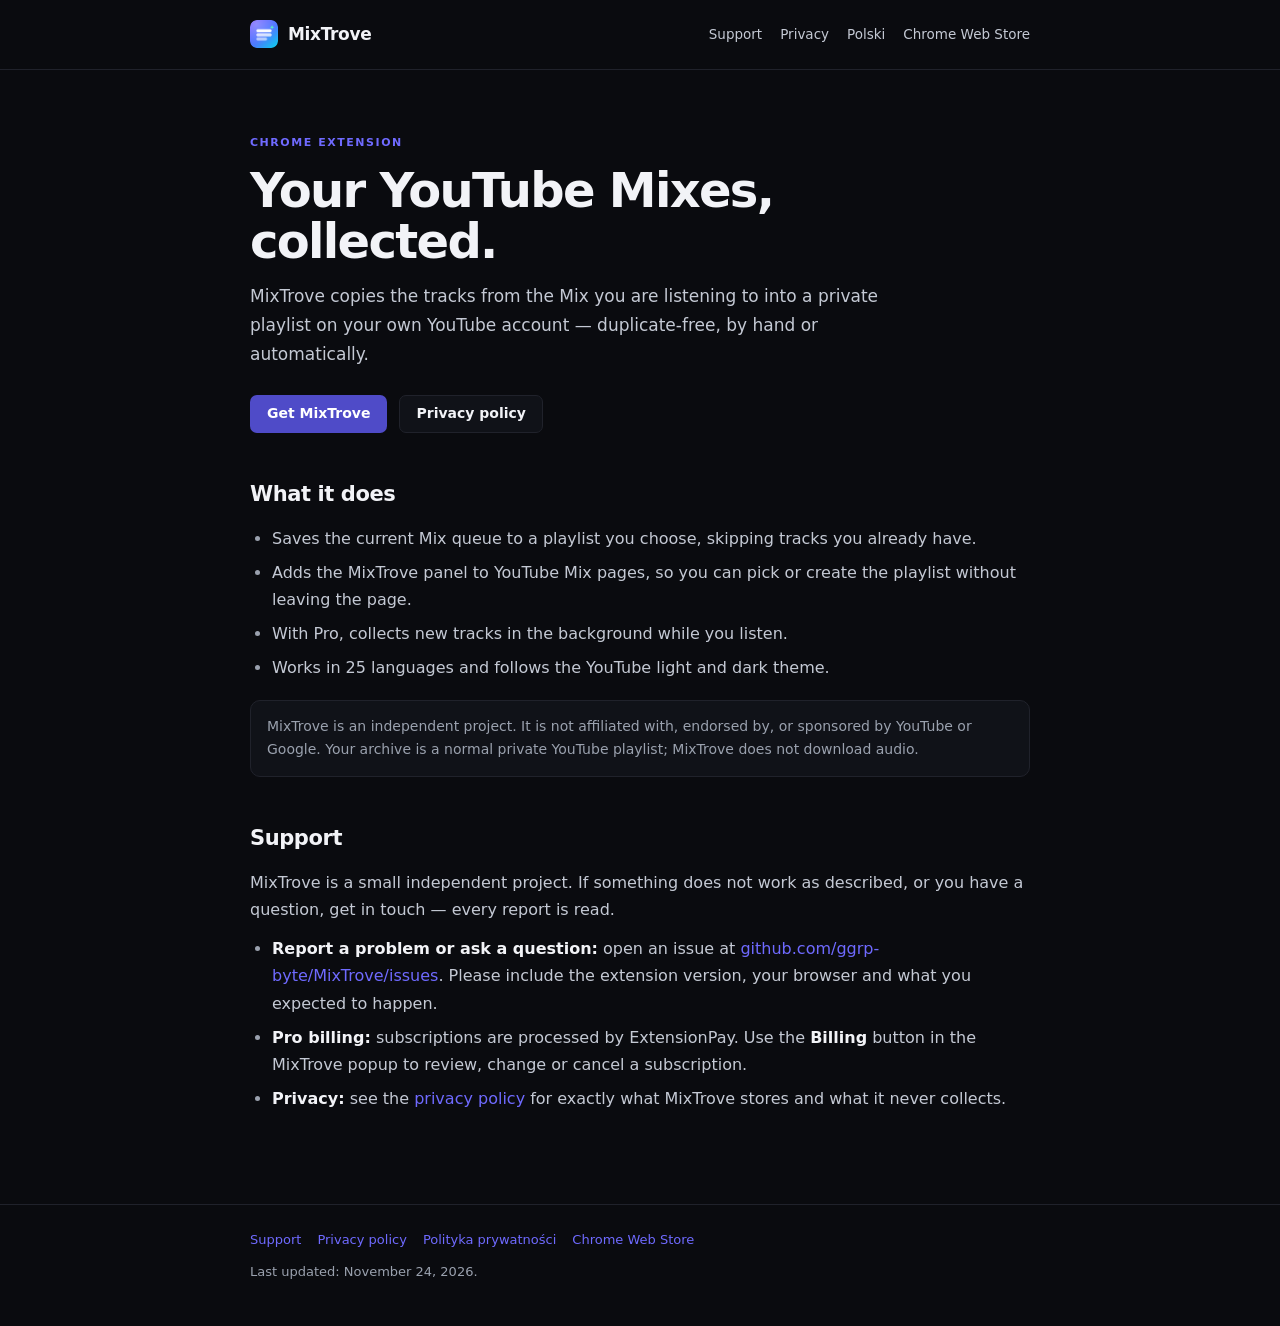
<file: index.html>
<!DOCTYPE html>
<html lang="en">
<head>
  <meta charset="utf-8">
  <meta name="viewport" content="width=device-width, initial-scale=1">
  <title>MixTrove — Your YouTube Mixes, collected</title>
  <meta name="description" content="MixTrove archives tracks from YouTube Mixes into one duplicate-free private playlist on your own account, manually or automatically.">
  <meta name="theme-color" content="#0a0b0f">
  <link rel="icon" href="assets/icon-128.png">
  <link rel="stylesheet" href="assets/site.css">
</head>
<body>
  <header class="site-header">
    <div class="wrap">
      <a class="brand" href="./">
        <img src="assets/icon-128.png" alt="" width="28" height="28">
        MixTrove
      </a>
      <nav class="site-nav" aria-label="Site">
        <a href="#support">Support</a>
        <a href="privacy.html">Privacy</a>
        <a href="privacy-pl.html" lang="pl" hreflang="pl">Polski</a>
        <a href="https://chromewebstore.google.com/detail/amgdkimmkgfmkdnclchmcbdaafkgflih">Chrome Web Store</a>
      </nav>
    </div>
  </header>

  <main class="wrap">
    <p class="eyebrow">Chrome extension</p>
    <h1>Your YouTube Mixes, collected.</h1>
    <p class="lede">MixTrove copies the tracks from the Mix you are listening to into a private playlist on your own YouTube account — duplicate-free, by hand or automatically.</p>

    <div class="actions">
      <a class="button primary" href="https://chromewebstore.google.com/detail/amgdkimmkgfmkdnclchmcbdaafkgflih">Get MixTrove</a>
      <a class="button" href="privacy.html">Privacy policy</a>
    </div>

    <section>
      <h2>What it does</h2>
      <ul>
        <li>Saves the current Mix queue to a playlist you choose, skipping tracks you already have.</li>
        <li>Adds the MixTrove panel to YouTube Mix pages, so you can pick or create the playlist without leaving the page.</li>
        <li>With Pro, collects new tracks in the background while you listen.</li>
        <li>Works in 25 languages and follows the YouTube light and dark theme.</li>
      </ul>
      <p class="note">MixTrove is an independent project. It is not affiliated with, endorsed by, or sponsored by YouTube or Google. Your archive is a normal private YouTube playlist; MixTrove does not download audio.</p>
    </section>

    <section id="support">
      <h2>Support</h2>
      <p>MixTrove is a small independent project. If something does not work as described, or you have a question, get in touch — every report is read.</p>
      <ul>
        <li><strong>Report a problem or ask a question:</strong> open an issue at <a href="https://github.com/ggrp-byte/MixTrove/issues">github.com/ggrp-byte/MixTrove/issues</a>. Please include the extension version, your browser and what you expected to happen.</li>
        <li><strong>Pro billing:</strong> subscriptions are processed by ExtensionPay. Use the <strong>Billing</strong> button in the MixTrove popup to review, change or cancel a subscription.</li>
        <li><strong>Privacy:</strong> see the <a href="privacy.html">privacy policy</a> for exactly what MixTrove stores and what it never collects.</li>
      </ul>
    </section>
  </main>

  <footer>
    <div class="wrap">
      <div class="footer-links">
        <a href="#support">Support</a>
        <a href="privacy.html">Privacy policy</a>
        <a href="privacy-pl.html" lang="pl">Polityka prywatności</a>
        <a href="https://chromewebstore.google.com/detail/amgdkimmkgfmkdnclchmcbdaafkgflih">Chrome Web Store</a>
      </div>
      <p>Last updated: November 24, 2026.</p>
    </div>
  </footer>
</body>
</html>
</file>
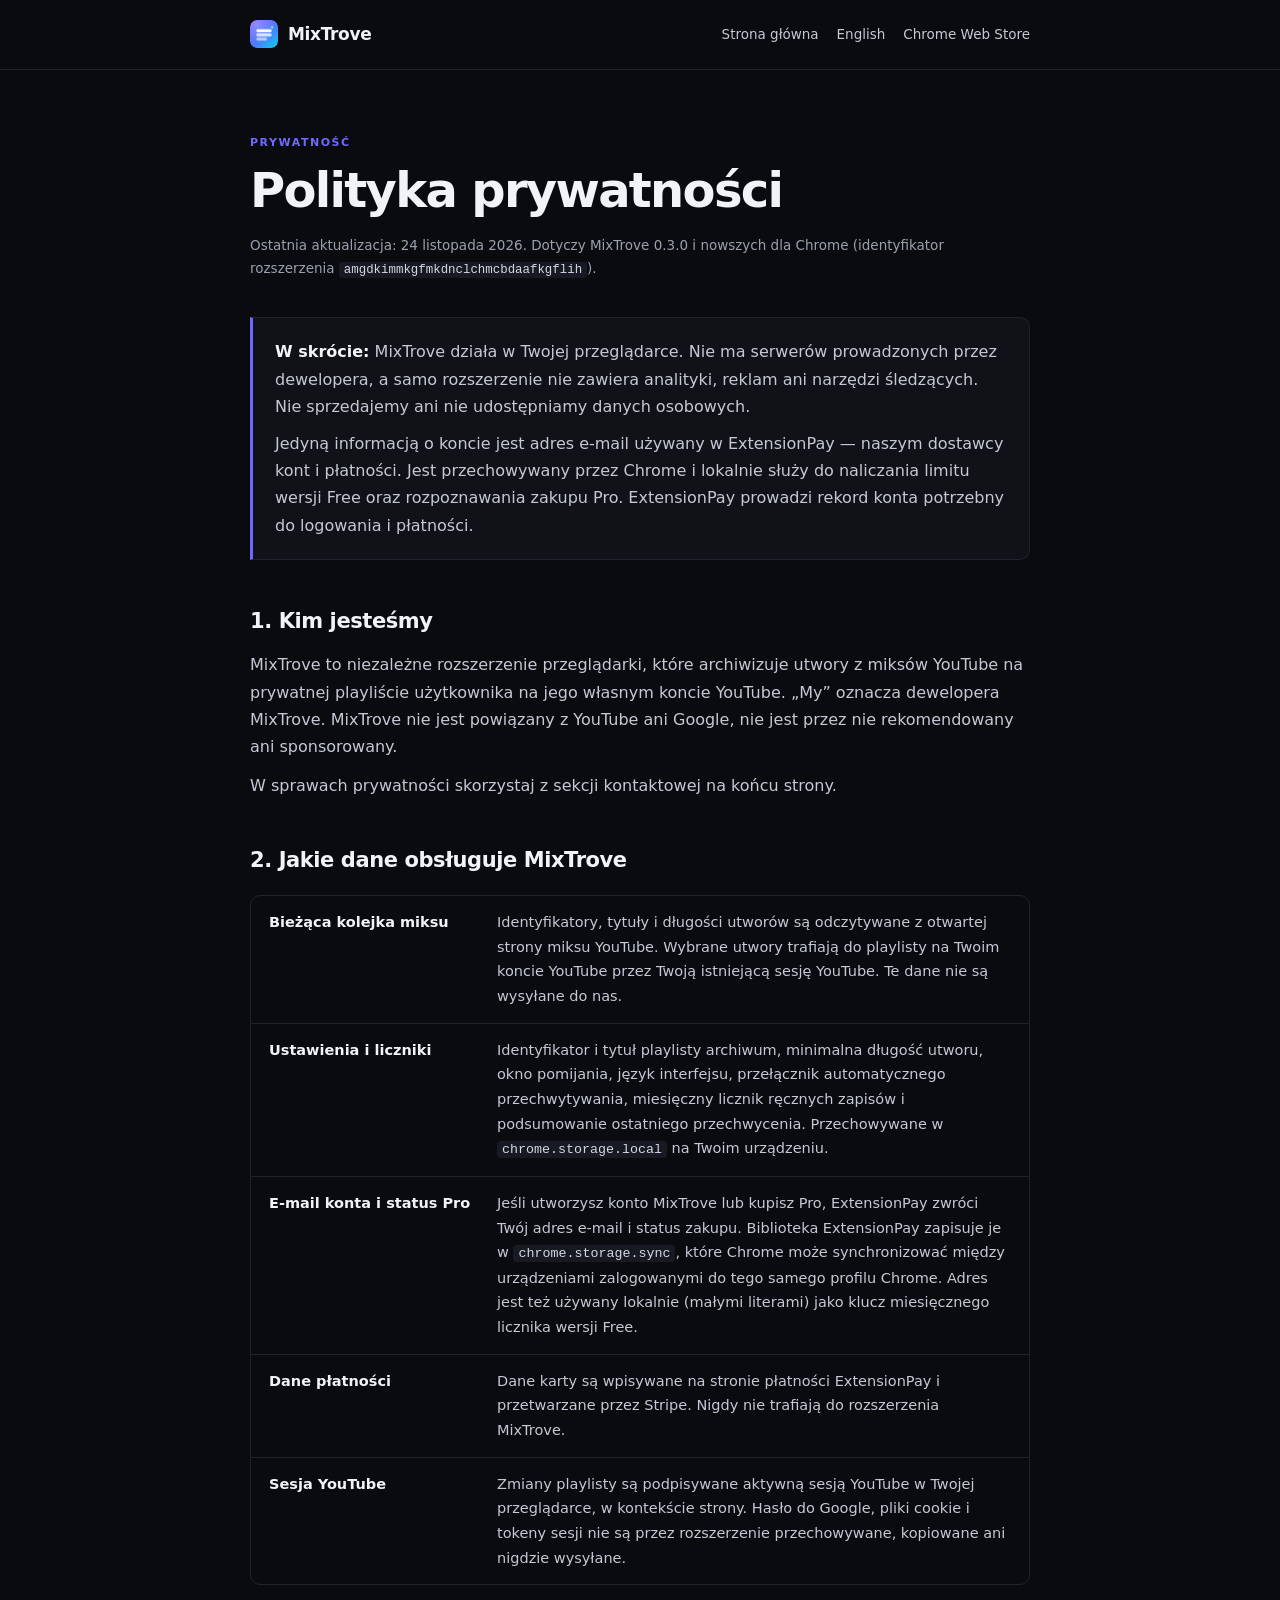
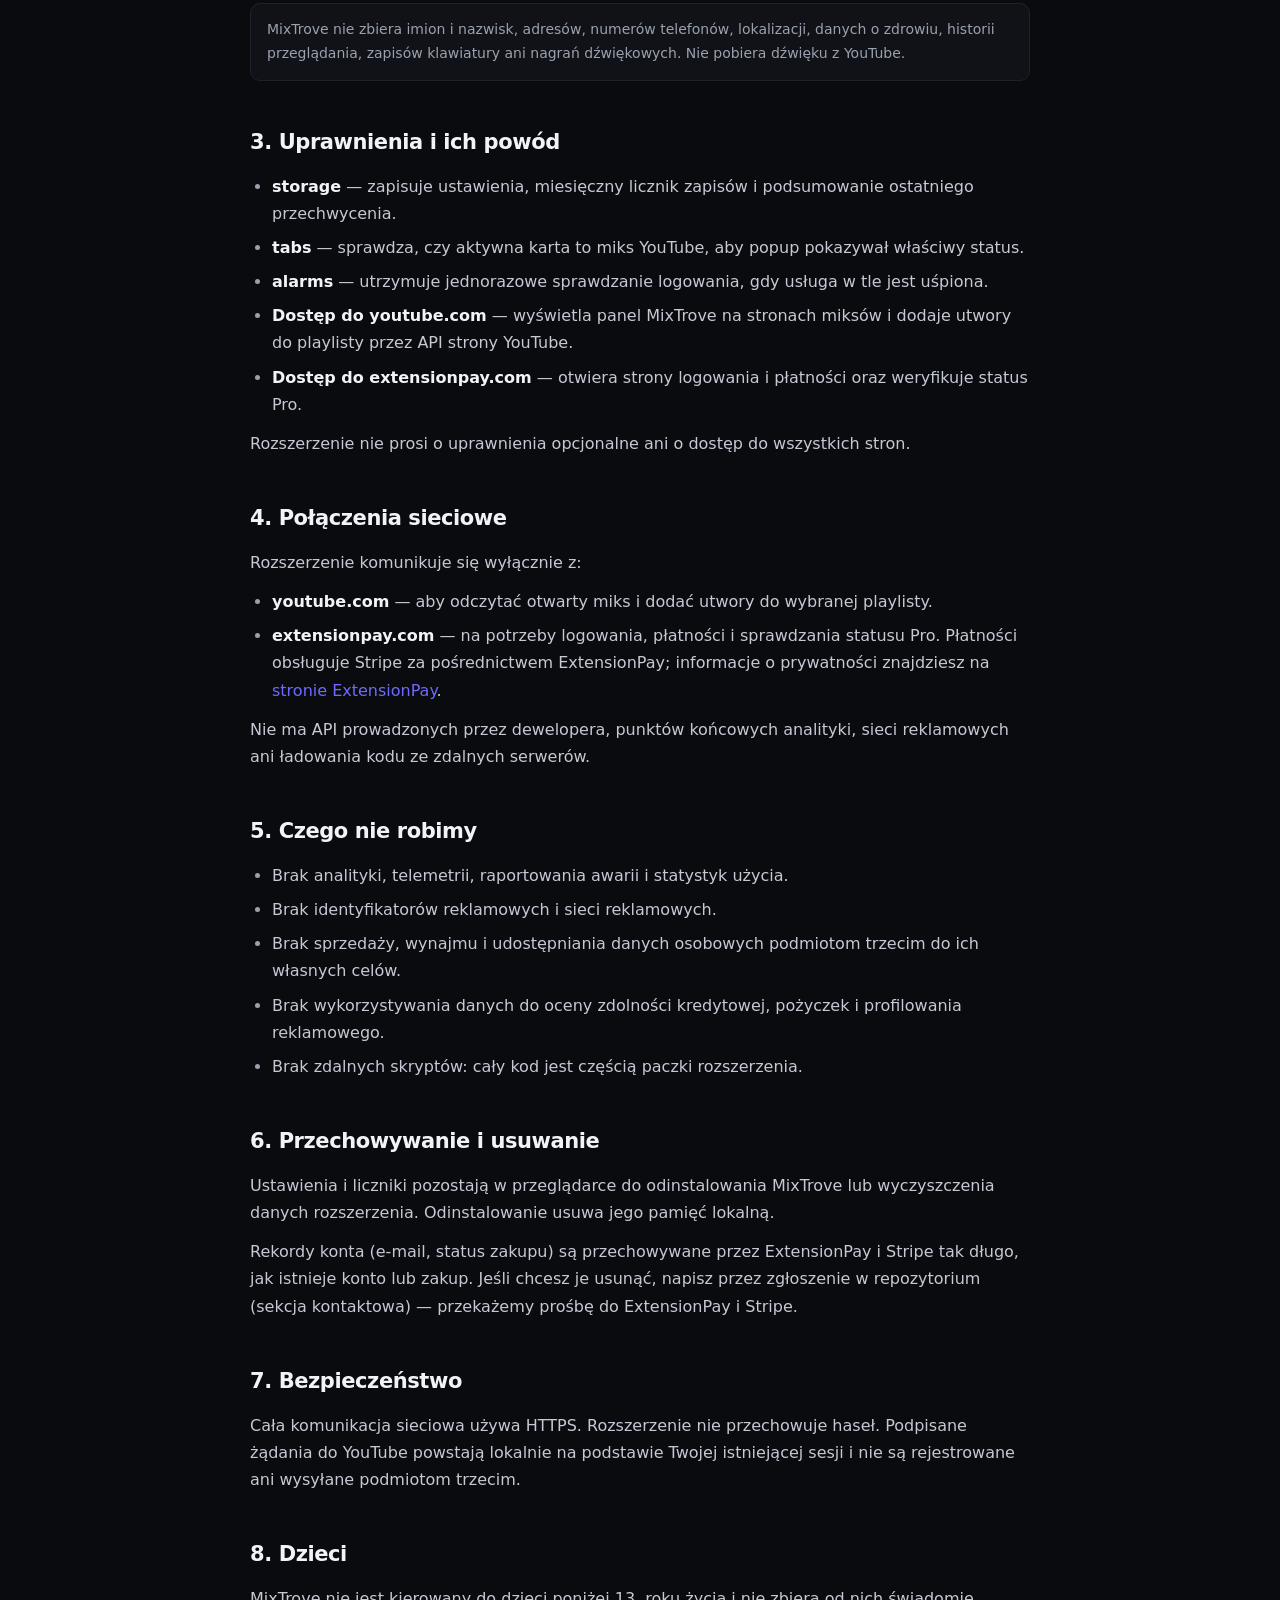
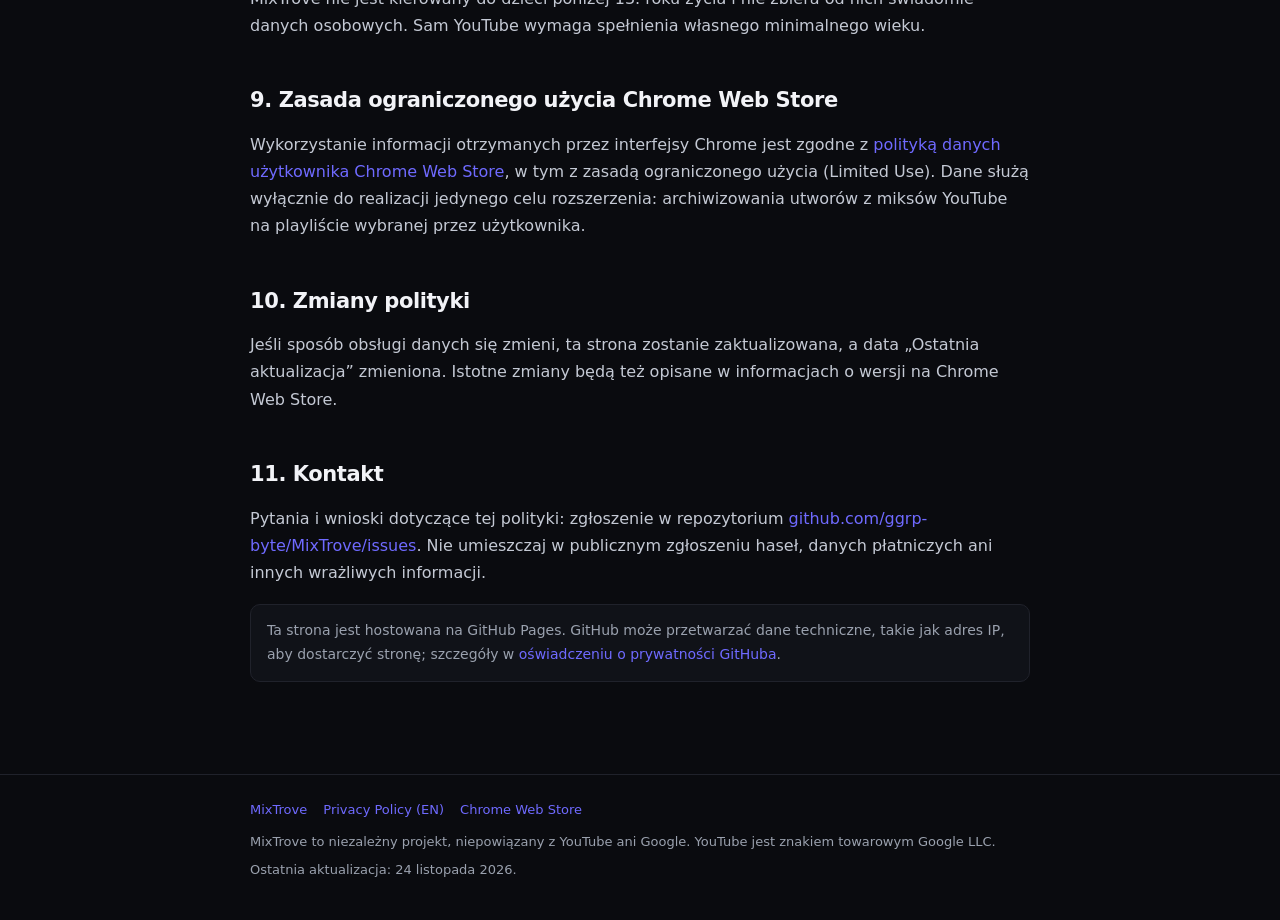
<file: privacy-pl.html>
<!DOCTYPE html>
<html lang="pl">
<head>
  <meta charset="utf-8">
  <meta name="viewport" content="width=device-width, initial-scale=1">
  <title>Polityka prywatności — MixTrove</title>
  <meta name="description" content="Jak rozszerzenie MixTrove dla Chrome obchodzi się z ustawieniami, sesją YouTube, adresem e-mail konta i płatnościami.">
  <meta name="theme-color" content="#0a0b0f">
  <link rel="icon" href="assets/icon-128.png">
  <link rel="stylesheet" href="assets/site.css">
</head>
<body>
  <header class="site-header">
    <div class="wrap">
      <a class="brand" href="./">
        <img src="assets/icon-128.png" alt="" width="28" height="28">
        MixTrove
      </a>
      <nav class="site-nav" aria-label="Witryna">
        <a href="./">Strona główna</a>
        <a href="privacy.html" lang="en" hreflang="en">English</a>
        <a href="https://chromewebstore.google.com/detail/amgdkimmkgfmkdnclchmcbdaafkgflih">Chrome Web Store</a>
      </nav>
    </div>
  </header>

  <main class="wrap">
    <p class="eyebrow">Prywatność</p>
    <h1>Polityka prywatności</h1>
    <p class="meta">Ostatnia aktualizacja: 24 listopada 2026. Dotyczy MixTrove 0.3.0 i nowszych dla Chrome (identyfikator rozszerzenia <code>amgdkimmkgfmkdnclchmcbdaafkgflih</code>).</p>

    <div class="summary">
      <p><strong>W skrócie:</strong> MixTrove działa w Twojej przeglądarce. Nie ma serwerów prowadzonych przez dewelopera, a samo rozszerzenie nie zawiera analityki, reklam ani narzędzi śledzących. Nie sprzedajemy ani nie udostępniamy danych osobowych.</p>
      <p>Jedyną informacją o koncie jest adres e-mail używany w ExtensionPay — naszym dostawcy kont i płatności. Jest przechowywany przez Chrome i lokalnie służy do naliczania limitu wersji Free oraz rozpoznawania zakupu Pro. ExtensionPay prowadzi rekord konta potrzebny do logowania i płatności.</p>
    </div>

    <section id="who-we-are">
      <h2>1. Kim jesteśmy</h2>
      <p>MixTrove to niezależne rozszerzenie przeglądarki, które archiwizuje utwory z miksów YouTube na prywatnej playliście użytkownika na jego własnym koncie YouTube. „My” oznacza dewelopera MixTrove. MixTrove nie jest powiązany z YouTube ani Google, nie jest przez nie rekomendowany ani sponsorowany.</p>
      <p>W sprawach prywatności skorzystaj z sekcji kontaktowej na końcu strony.</p>
    </section>

    <section id="data">
      <h2>2. Jakie dane obsługuje MixTrove</h2>
      <dl class="data-table">
        <div class="data-row">
          <dt>Bieżąca kolejka miksu</dt>
          <dd>Identyfikatory, tytuły i długości utworów są odczytywane z otwartej strony miksu YouTube. Wybrane utwory trafiają do playlisty na Twoim koncie YouTube przez Twoją istniejącą sesję YouTube. Te dane nie są wysyłane do nas.</dd>
        </div>
        <div class="data-row">
          <dt>Ustawienia i liczniki</dt>
          <dd>Identyfikator i tytuł playlisty archiwum, minimalna długość utworu, okno pomijania, język interfejsu, przełącznik automatycznego przechwytywania, miesięczny licznik ręcznych zapisów i podsumowanie ostatniego przechwycenia. Przechowywane w <code>chrome.storage.local</code> na Twoim urządzeniu.</dd>
        </div>
        <div class="data-row">
          <dt>E-mail konta i status Pro</dt>
          <dd>Jeśli utworzysz konto MixTrove lub kupisz Pro, ExtensionPay zwróci Twój adres e-mail i status zakupu. Biblioteka ExtensionPay zapisuje je w <code>chrome.storage.sync</code>, które Chrome może synchronizować między urządzeniami zalogowanymi do tego samego profilu Chrome. Adres jest też używany lokalnie (małymi literami) jako klucz miesięcznego licznika wersji Free.</dd>
        </div>
        <div class="data-row">
          <dt>Dane płatności</dt>
          <dd>Dane karty są wpisywane na stronie płatności ExtensionPay i przetwarzane przez Stripe. Nigdy nie trafiają do rozszerzenia MixTrove.</dd>
        </div>
        <div class="data-row">
          <dt>Sesja YouTube</dt>
          <dd>Zmiany playlisty są podpisywane aktywną sesją YouTube w Twojej przeglądarce, w kontekście strony. Hasło do Google, pliki cookie i tokeny sesji nie są przez rozszerzenie przechowywane, kopiowane ani nigdzie wysyłane.</dd>
        </div>
      </dl>
      <p class="note">MixTrove nie zbiera imion i nazwisk, adresów, numerów telefonów, lokalizacji, danych o zdrowiu, historii przeglądania, zapisów klawiatury ani nagrań dźwiękowych. Nie pobiera dźwięku z YouTube.</p>
    </section>

    <section id="permissions">
      <h2>3. Uprawnienia i ich powód</h2>
      <ul>
        <li><strong>storage</strong> — zapisuje ustawienia, miesięczny licznik zapisów i podsumowanie ostatniego przechwycenia.</li>
        <li><strong>tabs</strong> — sprawdza, czy aktywna karta to miks YouTube, aby popup pokazywał właściwy status.</li>
        <li><strong>alarms</strong> — utrzymuje jednorazowe sprawdzanie logowania, gdy usługa w tle jest uśpiona.</li>
        <li><strong>Dostęp do youtube.com</strong> — wyświetla panel MixTrove na stronach miksów i dodaje utwory do playlisty przez API strony YouTube.</li>
        <li><strong>Dostęp do extensionpay.com</strong> — otwiera strony logowania i płatności oraz weryfikuje status Pro.</li>
      </ul>
      <p>Rozszerzenie nie prosi o uprawnienia opcjonalne ani o dostęp do wszystkich stron.</p>
    </section>

    <section id="network">
      <h2>4. Połączenia sieciowe</h2>
      <p>Rozszerzenie komunikuje się wyłącznie z:</p>
      <ul>
        <li><strong>youtube.com</strong> — aby odczytać otwarty miks i dodać utwory do wybranej playlisty.</li>
        <li><strong>extensionpay.com</strong> — na potrzeby logowania, płatności i sprawdzania statusu Pro. Płatności obsługuje Stripe za pośrednictwem ExtensionPay; informacje o prywatności znajdziesz na <a href="https://extensionpay.com/">stronie ExtensionPay</a>.</li>
      </ul>
      <p>Nie ma API prowadzonych przez dewelopera, punktów końcowych analityki, sieci reklamowych ani ładowania kodu ze zdalnych serwerów.</p>
    </section>

    <section id="not-collected">
      <h2>5. Czego nie robimy</h2>
      <ul>
        <li>Brak analityki, telemetrii, raportowania awarii i statystyk użycia.</li>
        <li>Brak identyfikatorów reklamowych i sieci reklamowych.</li>
        <li>Brak sprzedaży, wynajmu i udostępniania danych osobowych podmiotom trzecim do ich własnych celów.</li>
        <li>Brak wykorzystywania danych do oceny zdolności kredytowej, pożyczek i profilowania reklamowego.</li>
        <li>Brak zdalnych skryptów: cały kod jest częścią paczki rozszerzenia.</li>
      </ul>
    </section>

    <section id="retention">
      <h2>6. Przechowywanie i usuwanie</h2>
      <p>Ustawienia i liczniki pozostają w przeglądarce do odinstalowania MixTrove lub wyczyszczenia danych rozszerzenia. Odinstalowanie usuwa jego pamięć lokalną.</p>
      <p>Rekordy konta (e-mail, status zakupu) są przechowywane przez ExtensionPay i Stripe tak długo, jak istnieje konto lub zakup. Jeśli chcesz je usunąć, napisz przez zgłoszenie w repozytorium (sekcja kontaktowa) — przekażemy prośbę do ExtensionPay i Stripe.</p>
    </section>

    <section id="security">
      <h2>7. Bezpieczeństwo</h2>
      <p>Cała komunikacja sieciowa używa HTTPS. Rozszerzenie nie przechowuje haseł. Podpisane żądania do YouTube powstają lokalnie na podstawie Twojej istniejącej sesji i nie są rejestrowane ani wysyłane podmiotom trzecim.</p>
    </section>

    <section id="children">
      <h2>8. Dzieci</h2>
      <p>MixTrove nie jest kierowany do dzieci poniżej 13. roku życia i nie zbiera od nich świadomie danych osobowych. Sam YouTube wymaga spełnienia własnego minimalnego wieku.</p>
    </section>

    <section id="limited-use">
      <h2>9. Zasada ograniczonego użycia Chrome Web Store</h2>
      <p>Wykorzystanie informacji otrzymanych przez interfejsy Chrome jest zgodne z <a href="https://developer.chrome.com/docs/webstore/program-policies/user-data-faq">polityką danych użytkownika Chrome Web Store</a>, w tym z zasadą ograniczonego użycia (Limited Use). Dane służą wyłącznie do realizacji jedynego celu rozszerzenia: archiwizowania utworów z miksów YouTube na playliście wybranej przez użytkownika.</p>
    </section>

    <section id="changes">
      <h2>10. Zmiany polityki</h2>
      <p>Jeśli sposób obsługi danych się zmieni, ta strona zostanie zaktualizowana, a data „Ostatnia aktualizacja” zmieniona. Istotne zmiany będą też opisane w informacjach o wersji na Chrome Web Store.</p>
    </section>

    <section id="contact">
      <h2>11. Kontakt</h2>
      <p>Pytania i wnioski dotyczące tej polityki: zgłoszenie w repozytorium <a href="https://github.com/ggrp-byte/MixTrove/issues">github.com/ggrp-byte/MixTrove/issues</a>. Nie umieszczaj w publicznym zgłoszeniu haseł, danych płatniczych ani innych wrażliwych informacji.</p>
      <p class="note">Ta strona jest hostowana na GitHub Pages. GitHub może przetwarzać dane techniczne, takie jak adres IP, aby dostarczyć stronę; szczegóły w <a href="https://docs.github.com/site-policy/privacy-policies/github-privacy-statement">oświadczeniu o prywatności GitHuba</a>.</p>
    </section>
  </main>

  <footer>
    <div class="wrap">
      <div class="footer-links">
        <a href="./">MixTrove</a>
        <a href="privacy.html" lang="en">Privacy Policy (EN)</a>
        <a href="https://chromewebstore.google.com/detail/amgdkimmkgfmkdnclchmcbdaafkgflih">Chrome Web Store</a>
      </div>
      <p>MixTrove to niezależny projekt, niepowiązany z YouTube ani Google. YouTube jest znakiem towarowym Google LLC.</p>
      <p>Ostatnia aktualizacja: 24 listopada 2026.</p>
    </div>
  </footer>
</body>
</html>
</file>
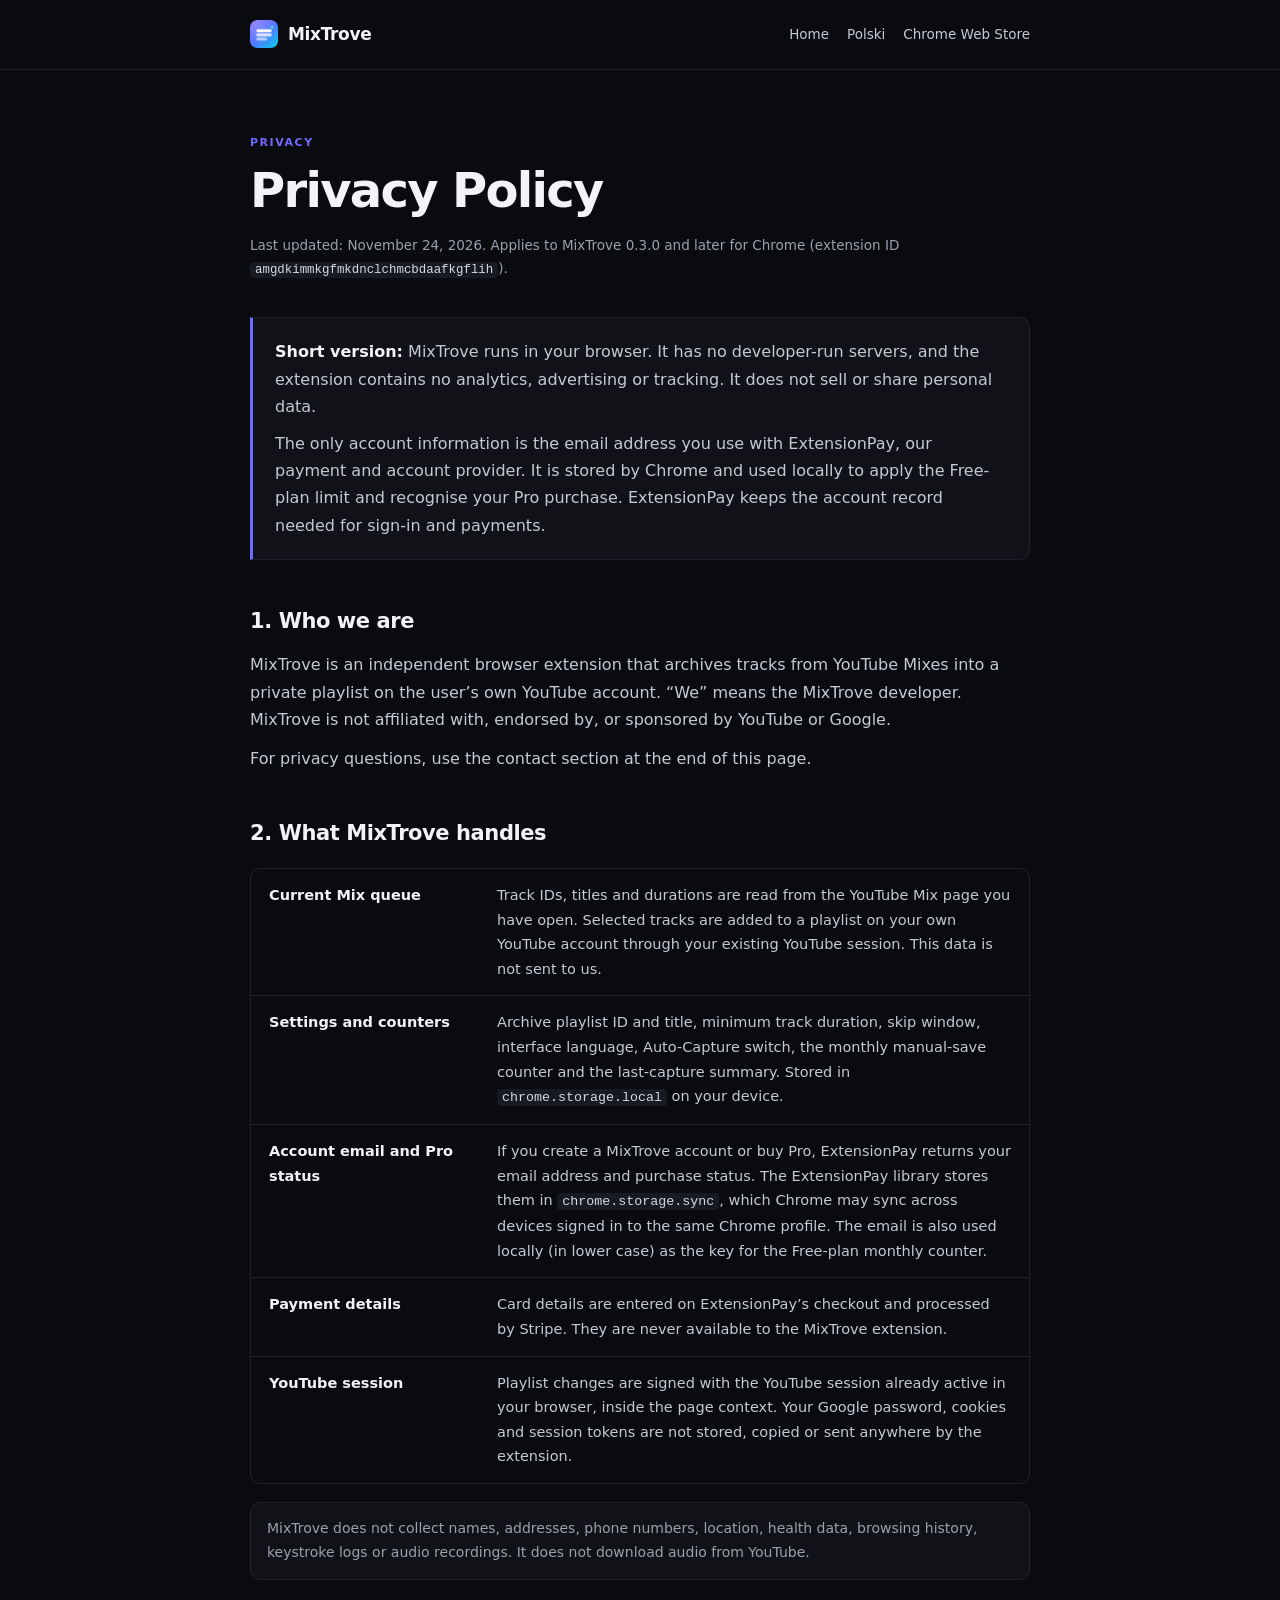
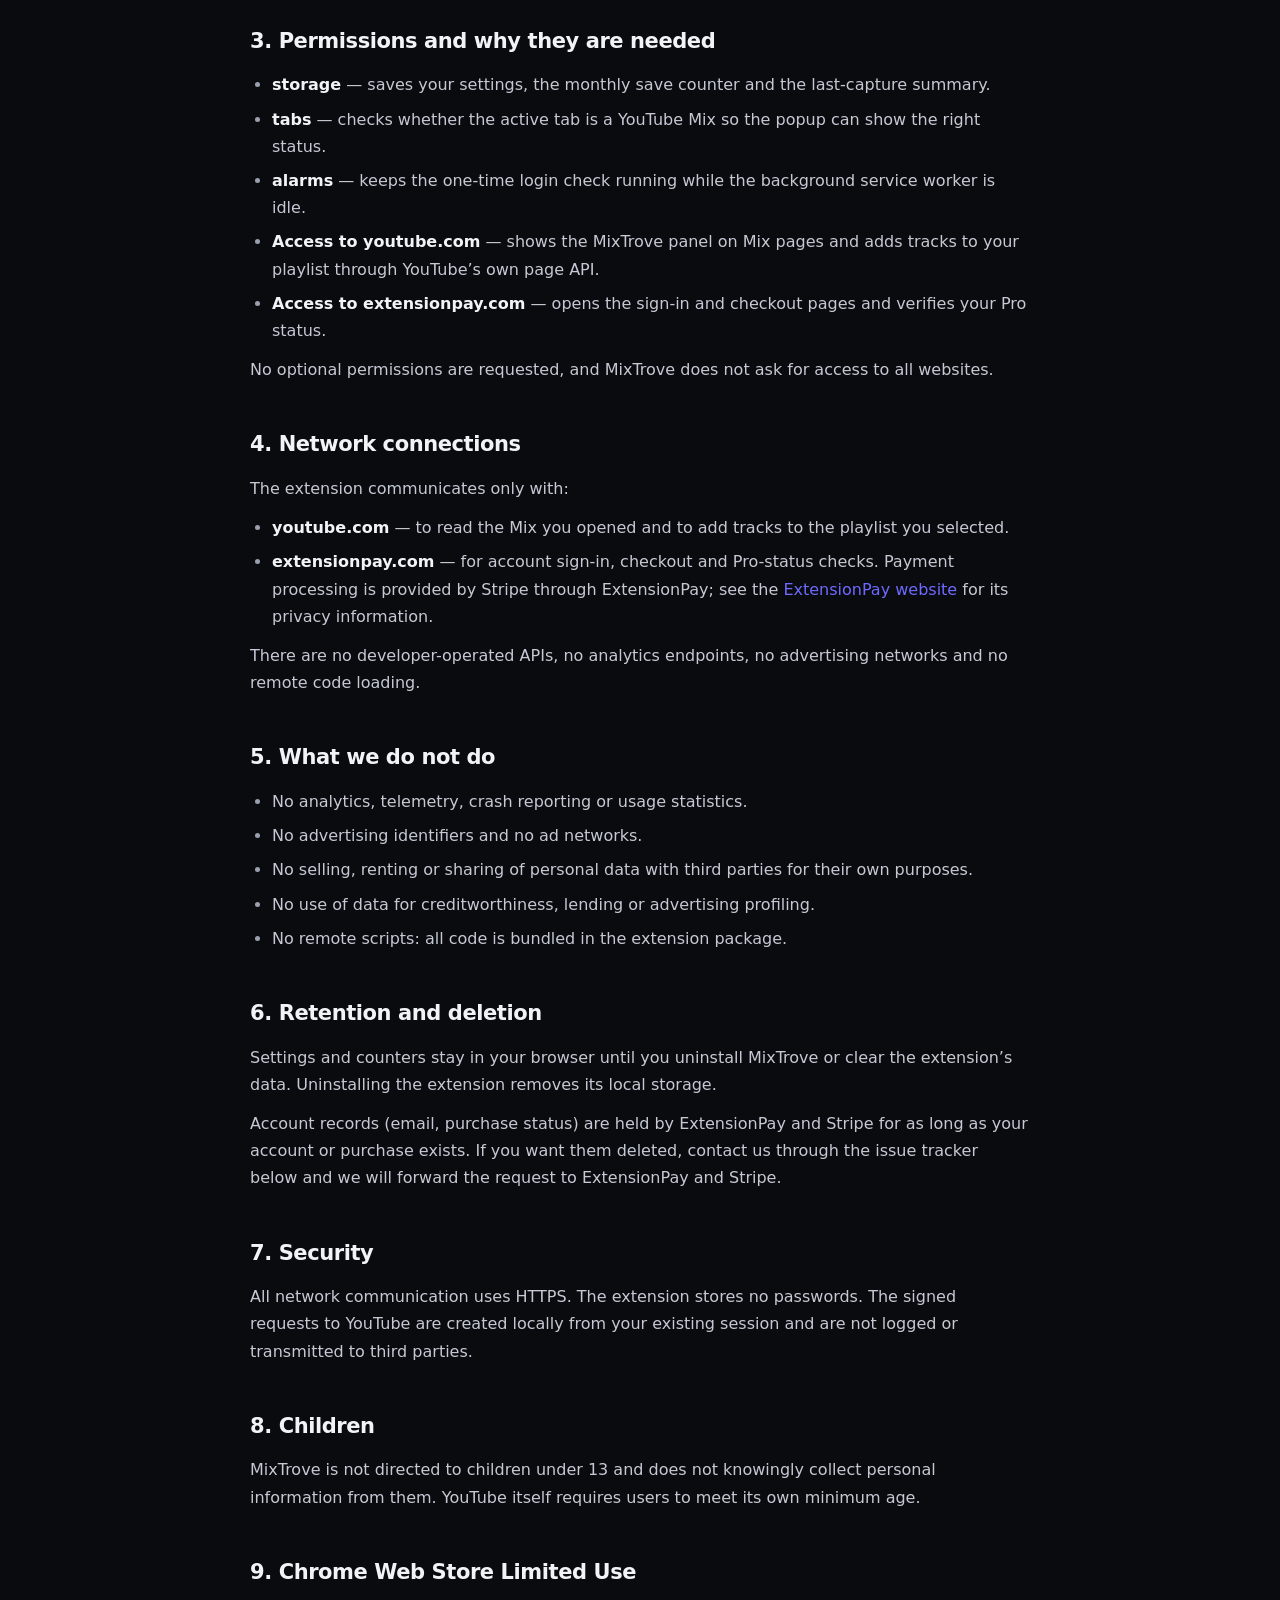
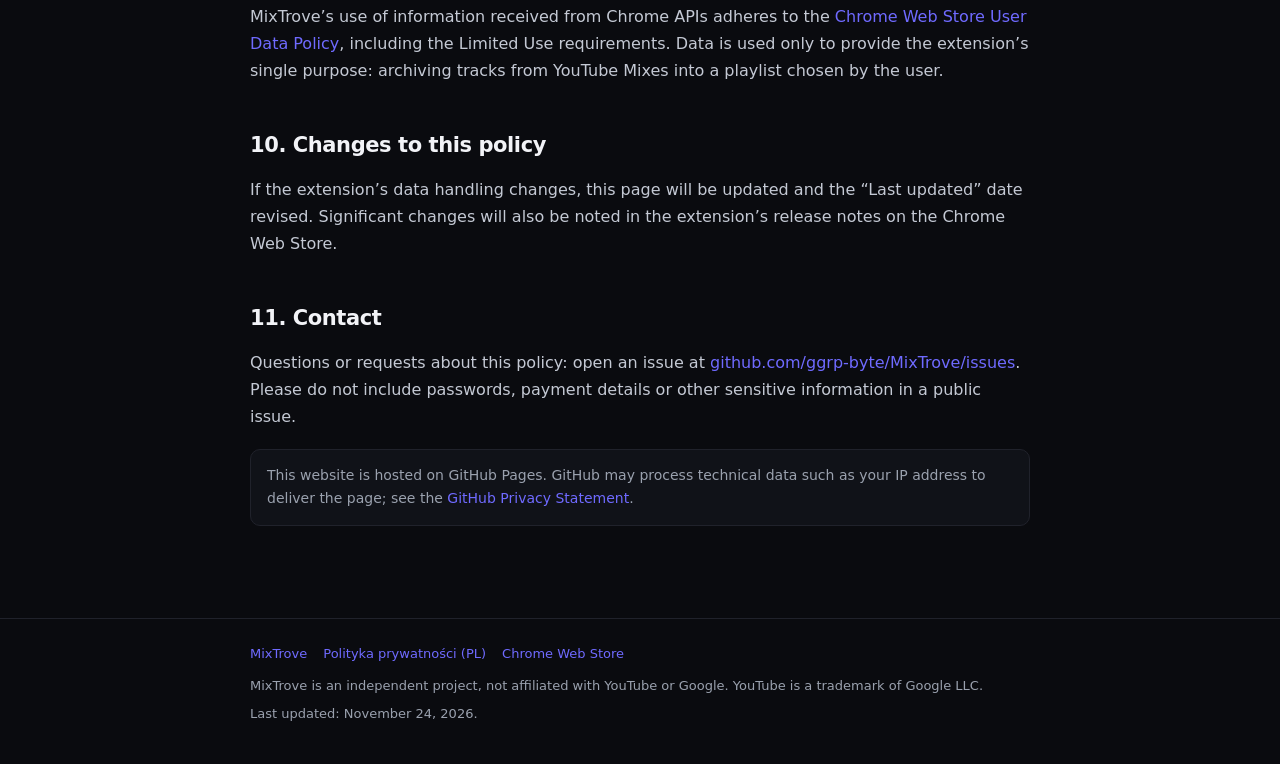
<file: privacy.html>
<!DOCTYPE html>
<html lang="en">
<head>
  <meta charset="utf-8">
  <meta name="viewport" content="width=device-width, initial-scale=1">
  <title>Privacy Policy — MixTrove</title>
  <meta name="description" content="How the MixTrove Chrome extension handles settings, your YouTube session, account email and payments.">
  <meta name="theme-color" content="#0a0b0f">
  <link rel="icon" href="assets/icon-128.png">
  <link rel="stylesheet" href="assets/site.css">
</head>
<body>
  <header class="site-header">
    <div class="wrap">
      <a class="brand" href="./">
        <img src="assets/icon-128.png" alt="" width="28" height="28">
        MixTrove
      </a>
      <nav class="site-nav" aria-label="Site">
        <a href="./">Home</a>
        <a href="privacy-pl.html" lang="pl" hreflang="pl">Polski</a>
        <a href="https://chromewebstore.google.com/detail/amgdkimmkgfmkdnclchmcbdaafkgflih">Chrome Web Store</a>
      </nav>
    </div>
  </header>

  <main class="wrap">
    <p class="eyebrow">Privacy</p>
    <h1>Privacy Policy</h1>
    <p class="meta">Last updated: November 24, 2026. Applies to MixTrove 0.3.0 and later for Chrome (extension ID <code>amgdkimmkgfmkdnclchmcbdaafkgflih</code>).</p>

    <div class="summary">
      <p><strong>Short version:</strong> MixTrove runs in your browser. It has no developer-run servers, and the extension contains no analytics, advertising or tracking. It does not sell or share personal data.</p>
      <p>The only account information is the email address you use with ExtensionPay, our payment and account provider. It is stored by Chrome and used locally to apply the Free-plan limit and recognise your Pro purchase. ExtensionPay keeps the account record needed for sign-in and payments.</p>
    </div>

    <section id="who-we-are">
      <h2>1. Who we are</h2>
      <p>MixTrove is an independent browser extension that archives tracks from YouTube Mixes into a private playlist on the user&rsquo;s own YouTube account. &ldquo;We&rdquo; means the MixTrove developer. MixTrove is not affiliated with, endorsed by, or sponsored by YouTube or Google.</p>
      <p>For privacy questions, use the contact section at the end of this page.</p>
    </section>

    <section id="data">
      <h2>2. What MixTrove handles</h2>
      <dl class="data-table">
        <div class="data-row">
          <dt>Current Mix queue</dt>
          <dd>Track IDs, titles and durations are read from the YouTube Mix page you have open. Selected tracks are added to a playlist on your own YouTube account through your existing YouTube session. This data is not sent to us.</dd>
        </div>
        <div class="data-row">
          <dt>Settings and counters</dt>
          <dd>Archive playlist ID and title, minimum track duration, skip window, interface language, Auto-Capture switch, the monthly manual-save counter and the last-capture summary. Stored in <code>chrome.storage.local</code> on your device.</dd>
        </div>
        <div class="data-row">
          <dt>Account email and Pro status</dt>
          <dd>If you create a MixTrove account or buy Pro, ExtensionPay returns your email address and purchase status. The ExtensionPay library stores them in <code>chrome.storage.sync</code>, which Chrome may sync across devices signed in to the same Chrome profile. The email is also used locally (in lower case) as the key for the Free-plan monthly counter.</dd>
        </div>
        <div class="data-row">
          <dt>Payment details</dt>
          <dd>Card details are entered on ExtensionPay&rsquo;s checkout and processed by Stripe. They are never available to the MixTrove extension.</dd>
        </div>
        <div class="data-row">
          <dt>YouTube session</dt>
          <dd>Playlist changes are signed with the YouTube session already active in your browser, inside the page context. Your Google password, cookies and session tokens are not stored, copied or sent anywhere by the extension.</dd>
        </div>
      </dl>
      <p class="note">MixTrove does not collect names, addresses, phone numbers, location, health data, browsing history, keystroke logs or audio recordings. It does not download audio from YouTube.</p>
    </section>

    <section id="permissions">
      <h2>3. Permissions and why they are needed</h2>
      <ul>
        <li><strong>storage</strong> — saves your settings, the monthly save counter and the last-capture summary.</li>
        <li><strong>tabs</strong> — checks whether the active tab is a YouTube Mix so the popup can show the right status.</li>
        <li><strong>alarms</strong> — keeps the one-time login check running while the background service worker is idle.</li>
        <li><strong>Access to youtube.com</strong> — shows the MixTrove panel on Mix pages and adds tracks to your playlist through YouTube&rsquo;s own page API.</li>
        <li><strong>Access to extensionpay.com</strong> — opens the sign-in and checkout pages and verifies your Pro status.</li>
      </ul>
      <p>No optional permissions are requested, and MixTrove does not ask for access to all websites.</p>
    </section>

    <section id="network">
      <h2>4. Network connections</h2>
      <p>The extension communicates only with:</p>
      <ul>
        <li><strong>youtube.com</strong> — to read the Mix you opened and to add tracks to the playlist you selected.</li>
        <li><strong>extensionpay.com</strong> — for account sign-in, checkout and Pro-status checks. Payment processing is provided by Stripe through ExtensionPay; see the <a href="https://extensionpay.com/">ExtensionPay website</a> for its privacy information.</li>
      </ul>
      <p>There are no developer-operated APIs, no analytics endpoints, no advertising networks and no remote code loading.</p>
    </section>

    <section id="not-collected">
      <h2>5. What we do not do</h2>
      <ul>
        <li>No analytics, telemetry, crash reporting or usage statistics.</li>
        <li>No advertising identifiers and no ad networks.</li>
        <li>No selling, renting or sharing of personal data with third parties for their own purposes.</li>
        <li>No use of data for creditworthiness, lending or advertising profiling.</li>
        <li>No remote scripts: all code is bundled in the extension package.</li>
      </ul>
    </section>

    <section id="retention">
      <h2>6. Retention and deletion</h2>
      <p>Settings and counters stay in your browser until you uninstall MixTrove or clear the extension&rsquo;s data. Uninstalling the extension removes its local storage.</p>
      <p>Account records (email, purchase status) are held by ExtensionPay and Stripe for as long as your account or purchase exists. If you want them deleted, contact us through the issue tracker below and we will forward the request to ExtensionPay and Stripe.</p>
    </section>

    <section id="security">
      <h2>7. Security</h2>
      <p>All network communication uses HTTPS. The extension stores no passwords. The signed requests to YouTube are created locally from your existing session and are not logged or transmitted to third parties.</p>
    </section>

    <section id="children">
      <h2>8. Children</h2>
      <p>MixTrove is not directed to children under 13 and does not knowingly collect personal information from them. YouTube itself requires users to meet its own minimum age.</p>
    </section>

    <section id="limited-use">
      <h2>9. Chrome Web Store Limited Use</h2>
      <p>MixTrove&rsquo;s use of information received from Chrome APIs adheres to the <a href="https://developer.chrome.com/docs/webstore/program-policies/user-data-faq">Chrome Web Store User Data Policy</a>, including the Limited Use requirements. Data is used only to provide the extension&rsquo;s single purpose: archiving tracks from YouTube Mixes into a playlist chosen by the user.</p>
    </section>

    <section id="changes">
      <h2>10. Changes to this policy</h2>
      <p>If the extension&rsquo;s data handling changes, this page will be updated and the &ldquo;Last updated&rdquo; date revised. Significant changes will also be noted in the extension&rsquo;s release notes on the Chrome Web Store.</p>
    </section>

    <section id="contact">
      <h2>11. Contact</h2>
      <p>Questions or requests about this policy: open an issue at <a href="https://github.com/ggrp-byte/MixTrove/issues">github.com/ggrp-byte/MixTrove/issues</a>. Please do not include passwords, payment details or other sensitive information in a public issue.</p>
      <p class="note">This website is hosted on GitHub Pages. GitHub may process technical data such as your IP address to deliver the page; see the <a href="https://docs.github.com/site-policy/privacy-policies/github-privacy-statement">GitHub Privacy Statement</a>.</p>
    </section>
  </main>

  <footer>
    <div class="wrap">
      <div class="footer-links">
        <a href="./">MixTrove</a>
        <a href="privacy-pl.html" lang="pl">Polityka prywatności (PL)</a>
        <a href="https://chromewebstore.google.com/detail/amgdkimmkgfmkdnclchmcbdaafkgflih">Chrome Web Store</a>
      </div>
      <p>MixTrove is an independent project, not affiliated with YouTube or Google. YouTube is a trademark of Google LLC.</p>
      <p>Last updated: November 24, 2026.</p>
    </div>
  </footer>
</body>
</html>
</file>
<file: assets/site.css>
:root {
  color-scheme: dark;
  --bg: #0a0b0f;
  --surface: #101218;
  --text: #f2f3f7;
  --muted: #9aa1ae;
  --muted-strong: #c4c9d4;
  --line: #20222b;
  --accent: #6f6aff;
  --accent-soft: rgba(111, 106, 255, 0.12);
  --max: 780px;
}

* { box-sizing: border-box; }

html { scroll-behavior: smooth; }

body {
  margin: 0;
  background: var(--bg);
  color: var(--text);
  font-family: "Segoe UI", Roboto, system-ui, -apple-system, sans-serif;
  font-size: 16px;
  line-height: 1.7;
}

a {
  color: var(--accent);
  text-decoration: none;
}

a:hover { text-decoration: underline; }

a:focus-visible,
button:focus-visible {
  outline: 2px solid var(--accent);
  outline-offset: 3px;
  border-radius: 3px;
}

.wrap {
  width: min(var(--max), calc(100% - 48px));
  margin-inline: auto;
}

.site-header {
  border-bottom: 1px solid var(--line);
}

.site-header .wrap {
  display: flex;
  align-items: center;
  justify-content: space-between;
  gap: 20px;
  padding: 20px 0;
}

.brand {
  display: inline-flex;
  align-items: center;
  gap: 10px;
  color: var(--text);
  font-size: 17px;
  font-weight: 650;
  letter-spacing: -0.02em;
}

.brand:hover { text-decoration: none; }

.brand img {
  width: 28px;
  height: 28px;
  border-radius: 7px;
}

.site-nav {
  display: flex;
  align-items: center;
  gap: 18px;
  font-size: 13.5px;
  color: var(--muted);
}

.site-nav a { color: var(--muted-strong); }

main {
  padding: 64px 0 80px;
}

.eyebrow {
  margin: 0 0 12px;
  color: var(--accent);
  font-size: 11px;
  font-weight: 650;
  letter-spacing: 0.14em;
  text-transform: uppercase;
}

h1 {
  margin: 0 0 14px;
  font-size: clamp(34px, 5.4vw, 48px);
  line-height: 1.08;
  letter-spacing: -0.035em;
  font-weight: 680;
}

.lede {
  margin: 0;
  max-width: 62ch;
  color: var(--muted-strong);
  font-size: 17px;
}

.meta {
  margin: 18px 0 0;
  color: var(--muted);
  font-size: 13.5px;
}

.summary {
  margin: 36px 0 12px;
  padding: 20px 22px;
  border: 1px solid var(--line);
  border-left: 3px solid var(--accent);
  border-radius: 0 10px 10px 0;
  background: var(--surface);
  color: var(--muted-strong);
}

.summary p { margin: 0; }

.summary p + p { margin-top: 10px; }

section { margin-top: 44px; }

h2 {
  margin: 0 0 12px;
  font-size: 21px;
  letter-spacing: -0.02em;
  font-weight: 640;
}

h3 {
  margin: 26px 0 8px;
  font-size: 16px;
  font-weight: 640;
}

p { margin: 12px 0; color: var(--muted-strong); }

ul {
  margin: 12px 0;
  padding-left: 22px;
  color: var(--muted-strong);
}

li { margin: 7px 0; }

li::marker { color: var(--muted); }

strong { color: var(--text); font-weight: 620; }

.data-table {
  margin: 16px 0 0;
  border: 1px solid var(--line);
  border-radius: 10px;
  overflow: hidden;
}

.data-row {
  display: grid;
  grid-template-columns: 210px 1fr;
  gap: 18px;
  padding: 14px 18px;
  border-top: 1px solid var(--line);
  font-size: 14.5px;
  color: var(--muted-strong);
}

.data-row:first-child { border-top: 0; }

.data-row dt {
  color: var(--text);
  font-weight: 600;
}

.data-row dd { margin: 0; }

code {
  padding: 1px 5px;
  border-radius: 4px;
  background: #171a22;
  color: #d5d8e2;
  font-size: 0.92em;
}

.note {
  margin-top: 18px;
  padding: 14px 16px;
  border: 1px solid var(--line);
  border-radius: 10px;
  background: var(--surface);
  color: var(--muted);
  font-size: 14px;
}

.actions {
  display: flex;
  flex-wrap: wrap;
  gap: 12px;
  margin-top: 26px;
}

.button {
  display: inline-flex;
  align-items: center;
  justify-content: center;
  min-height: 38px;
  padding: 0 16px;
  border: 1px solid var(--line);
  border-radius: 7px;
  background: var(--surface);
  color: var(--text);
  font-size: 14px;
  font-weight: 600;
}

.button:hover {
  text-decoration: none;
  border-color: #343846;
}

.button.primary {
  border-color: transparent;
  background: #4f4bc8;
  color: #fff;
}

.button.primary:hover { background: #5b57d4; }

footer {
  border-top: 1px solid var(--line);
  padding: 24px 0 36px;
  color: var(--muted);
  font-size: 13px;
}

footer p { margin: 6px 0; color: var(--muted); }

.footer-links {
  display: flex;
  flex-wrap: wrap;
  gap: 16px;
  margin-bottom: 10px;
}

@media (max-width: 620px) {
  .wrap { width: calc(100% - 36px); }
  main { padding-top: 44px; }
  .site-header .wrap { flex-direction: column; align-items: flex-start; gap: 12px; }
  .data-row { grid-template-columns: 1fr; gap: 4px; }
  .summary { padding: 16px 16px; }
}
</file>
